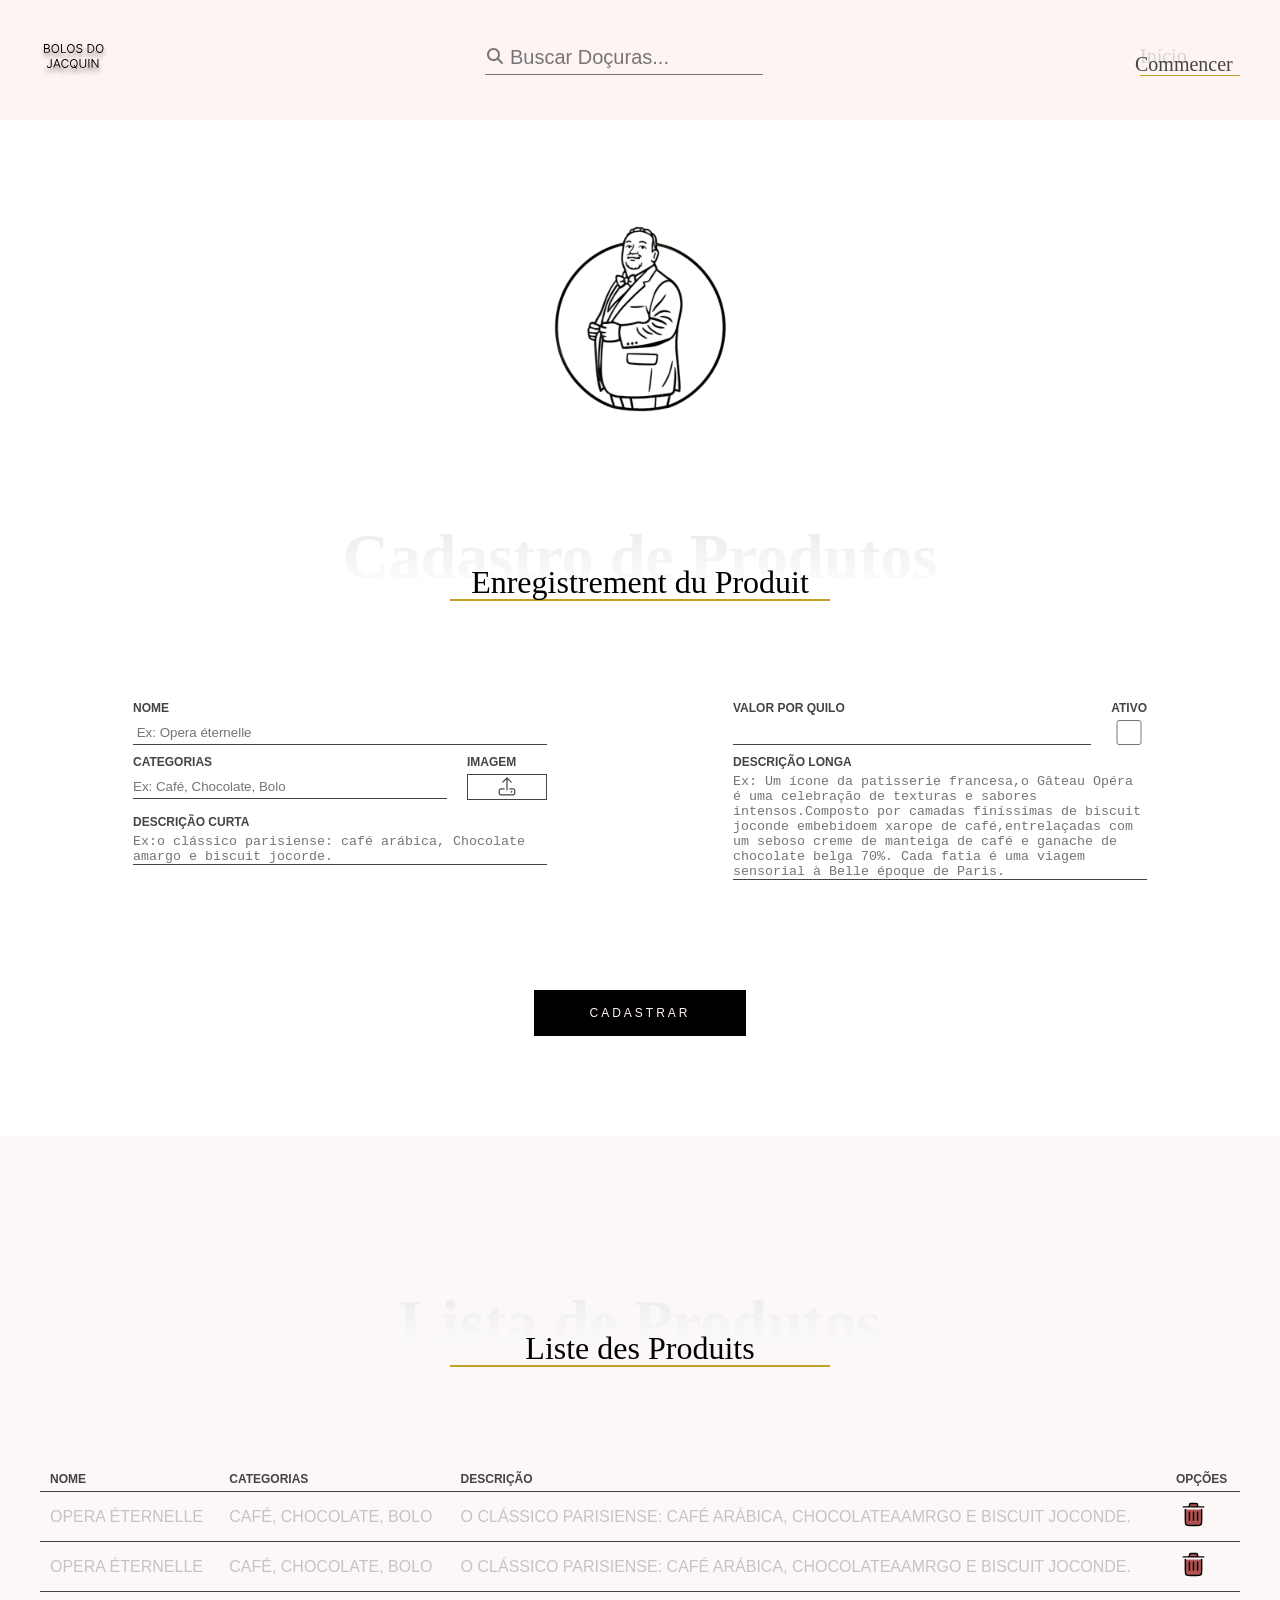
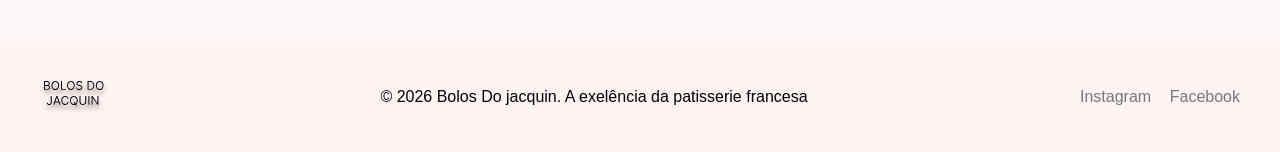
<file: home/admprodutos/index.html>
<!DOCTYPE html>
<html lang="pt-br">

<head>
    <meta charset="UTF-8">
    <meta name="viewport" content="width=device-width, initial-scale=1.0">
    <title>Bolos Do jacquin - ADM</title>
    <link rel="stylesheet" href="style.css">
    <link rel="preconnect" href="https://fonts.googleapis.com">
    <link rel="preconnect" href="https://fonts.gstatic.com" crossorigin>
    <link>
</head>

<body>

    <header>
        <div class="container header_container">
            <img src="../img/logo.svg" alt="">

            <div class="box_busca">
                <svg xmlns="http://www.w3.org/2000/svg"
                    viewBox="0 0 640 640"><!--!Font Awesome Free 7.3.1 by @fontawesome - https://fontawesome.com License - https://fontawesome.com/license/free Copyright 2026 Fonticons, Inc.-->
                    <path
                        d="M480 272C480 317.9 465.1 360.3 440 394.7L566.6 521.4C579.1 533.9 579.1 554.2 566.6 566.7C554.1 579.2 533.8 579.2 521.3 566.7L394.7 440C360.3 465.1 317.9 480 272 480C157.1 480 64 386.9 64 272C64 157.1 157.1 64 272 64C386.9 64 480 157.1 480 272zM272 416C351.5 416 416 351.5 416 272C416 192.5 351.5 128 272 128C192.5 128 128 192.5 128 272C128 351.5 192.5 416 272 416z" />
                </svg>
                <input type="text" placeholder="Buscar Doçuras...">
            </div>
            <div>
                <a class="link_inicio" href="">
                    Início
                    <span>Commencer</span>
                    <hr>
                </a>

                <button>
                    <svg xmlns="http://www.w3.org/2000/svg"
                        viewBox="0 0 640 640"><!--! Font Awesome Pro 7.3.1 by @fontawesome - https://fontawesome.com License - https://fontawesome.com/license (Commercial License) Copyright 2026 Fonticons, Inc. -->
                        <path fill="currentColor"
                            d="M360 128L116.3 320L544 320C544 192 432 128 360 128zM64 336C64 326.2 68.5 316.9 76.2 310.9L340.2 102.9C345.8 98.5 352.8 96 360 96C404.3 96 457.6 115.2 499.9 151.8C543.1 189.2 576 245.7 576 320L576 480C576 515.3 547.3 544 512 544L128 544C92.7 544 64 515.3 64 480L64 336zM96 416L544 416L544 352L96 352L96 416zM96 448L96 480C96 497.7 110.3 512 128 512L512 512C529.7 512 544 497.7 544 480L544 448L96 448z" />
                    </svg>
                </button>
            </div>
        </div>
    </header>
    <main>
        <h1>Pagina administrativa - bolos do jacquin</h1>
        <section class="cad_produtos">
            <div class="container cad_container">
                <img class="icon_jacquin" src="../img/Logo Bolos do Jacquin.png">
                <div class="box_h2">
                    <h2>Cadastro de Produtos</h2>
                    <span>Enregistrement du Produit</span>
                    <hr>
                </div>
                <form action="">

                    <div>
                        <form action=""></form>
                        <div class="inputs_form">

                            <div class="form_coluna1">
                                <div class="linha_form if_coluna">
                                    <label for="">nome</label>
                                    <input placeholder=" Ex: Opera éternelle" type="text" name="" id="">
                                </div>

                                <div class="linha_form if_linha">

                                    <div class="input_cat if_coluna">
                                        <label for="">categorias</label>
                                        <input type="text" placeholder="Ex: Café, Chocolate, Bolo">
                                    </div>
                                    <div class="input_img if_coluna">
                                        <span>imagem</span>
                                        <label for="img">
                                            <svg xmlns="http://www.w3.org/2000/svg"
                                                viewBox="0 0 640 640"><!--! Font Awesome Pro 7.3.1 by @fontawesome - https://fontawesome.com License - https://fontawesome.com/license (Commercial License) Copyright 2026 Fonticons, Inc. -->
                                                <path fill="currentColor"
                                                    d="M336 118.6L336 400C336 408.8 328.8 416 320 416C311.2 416 304 408.8 304 400L304 118.6L219.3 203.3C213.1 209.5 202.9 209.5 196.7 203.3C190.5 197.1 190.5 186.9 196.7 180.7L308.7 68.7C314.9 62.5 325.1 62.5 331.3 68.7L443.3 180.7C449.5 186.9 449.5 197.1 443.3 203.3C437.1 209.5 426.9 209.5 420.7 203.3L336 118.6zM256 384L160 384C142.3 384 128 398.3 128 416L128 480C128 497.7 142.3 512 160 512L480 512C497.7 512 512 497.7 512 480L512 416C512 398.3 497.7 384 480 384L384 384L384 352L480 352C515.3 352 544 380.7 544 416L544 480C544 515.3 515.3 544 480 544L160 544C124.7 544 96 515.3 96 480L96 416C96 380.7 124.7 352 160 352L256 352L256 384zM416 448C416 434.7 426.7 424 440 424C453.3 424 464 434.7 464 448C464 461.3 453.3 472 440 472C426.7 472 416 461.3 416 448z" />
                                            </svg>
                                        </label>
                                        <input type="file" name="" id="img">
                                    </div>
                                </div>

                                <div class="linha_form  if_coluna">
                                    <label for="">descrição curta</label>
                                    <textarea
                                        placeholder="Ex:o clássico parisiense: café arábica, Chocolate amargo e biscuit jocorde."
                                        id="" rows="2"></textarea>
                                </div>

                            </div>

                            <div class="form_coluna2">
                                <div class="linha_form if_linha">
                                    <div class="input_valor if_coluna">
                                        <label for="">Valor por Quilo</label>
                                        <input type="text" name="" id="">
                                    </div>
                                    <div class="input_ativo if_coluna">
                                        <label for="">ativo</label>
                                        <input type="checkbox" name="" id="">
                                    </div>
                                </div>
                                <div class="linha_form if_coluna">
                                    <label for="">
                                        descrição longa </label>
                                    <textarea name="" id="" rows="7"
                                        placeholder="Ex: Um ícone da patisserie francesa,o Gâteau Opéra é uma celebração de texturas e sabores intensos.Composto por camadas finíssimas de biscuit joconde embebidoem xarope de café,entrelaçadas com um seboso creme de manteiga de café e ganache de chocolate belga 70%. Cada fatia é uma viagem sensorial à Belle époque de Paris."></textarea>
                                </div>
                            </div>
                        </div>
                        <input type="button" value="cadastrar">
                </form>
        </section>

        <section class="list_produtos">
            <div class="container list_container">

                <div class="box_h2">
                    <h2>Lista de Produtos</h2>
                    <span>Liste des Produits</span>
                    <hr>
                </div>
                <table>
                    <thead>
                        <tr>
                            <th>nome</th>
                            <th>categorias</th>
                            <th>descrição</th>
                            <th>opções</th>
                        </tr>
                    </thead>
                    <tbody>
                        
                        <tr>
                            <td data-cell="nome">Opera éternelle</td>
                            <td data-cell="categorias">Café, chocolate, Bolo</td>
                            <td data-cell="descrição">O clássico parisiense: Café arábica, chocolateaamrgo e biscuit joconde.</td>
                            <td data-cell="opções">
                                <svg viewBox="0 0 24 24"
                                    xmlns="http://www.w3.org/2000/svg">
                                    <path
                                        d="M5 6.77273H9.2M19 6.77273H14.8M9.2 6.77273V5.5C9.2 4.94772 9.64772 4.5 10.2 4.5H13.8C14.3523 4.5 14.8 4.94772 14.8 5.5V6.77273M9.2 6.77273H14.8M6.4 8.59091V15.8636C6.4 17.5778 6.4 18.4349 6.94673 18.9675C7.49347 19.5 8.37342 19.5 10.1333 19.5H13.8667C15.6266 19.5 16.5065 19.5 17.0533 18.9675C17.6 18.4349 17.6 17.5778 17.6 15.8636V8.59091M9.2 10.4091V15.8636M12 10.4091V15.8636M14.8 10.4091V15.8636"
                                        stroke-linecap="round" stroke-linejoin="round" />
                                </svg>
                            </td>
                        </tr>
                        <tr>
                            <td data-cell="nome">Opera éternelle</td>
                            <td data-cell="categorias">Café, chocolate, Bolo</td>
                            <td data-cell="descrição">O clássico parisiense: Café arábica, chocolateaamrgo e biscuit joconde.</td>
                            <td data-cell="opções">
                                <svg viewBox="0 0 24 24"
                                    xmlns="http://www.w3.org/2000/svg">
                                    <path
                                        d="M5 6.77273H9.2M19 6.77273H14.8M9.2 6.77273V5.5C9.2 4.94772 9.64772 4.5 10.2 4.5H13.8C14.3523 4.5 14.8 4.94772 14.8 5.5V6.77273M9.2 6.77273H14.8M6.4 8.59091V15.8636C6.4 17.5778 6.4 18.4349 6.94673 18.9675C7.49347 19.5 8.37342 19.5 10.1333 19.5H13.8667C15.6266 19.5 16.5065 19.5 17.0533 18.9675C17.6 18.4349 17.6 17.5778 17.6 15.8636V8.59091M9.2 10.4091V15.8636M12 10.4091V15.8636M14.8 10.4091V15.8636"
                                        stroke-linecap="round" stroke-linejoin="round" />
                                </svg>
                            </td>
                        </tr>
                      
                       
                    </tbody>
                </table>
            </div>





        </section>
    </main>


   <footer>
        <div class="container footer_container">
            <img src="../img/logo.svg" alt="logo Bolos do jacquin">
            <span>© 2026 Bolos Do jacquin. A exelência da patisserie francesa</span>
            <nav class="nav_footer">
                <a href="">Instagram</a>
                <a href="">Facebook</a>
            </nav>
        </div>                                                                                                                              
    </footer>
</body>

</html>
</file>
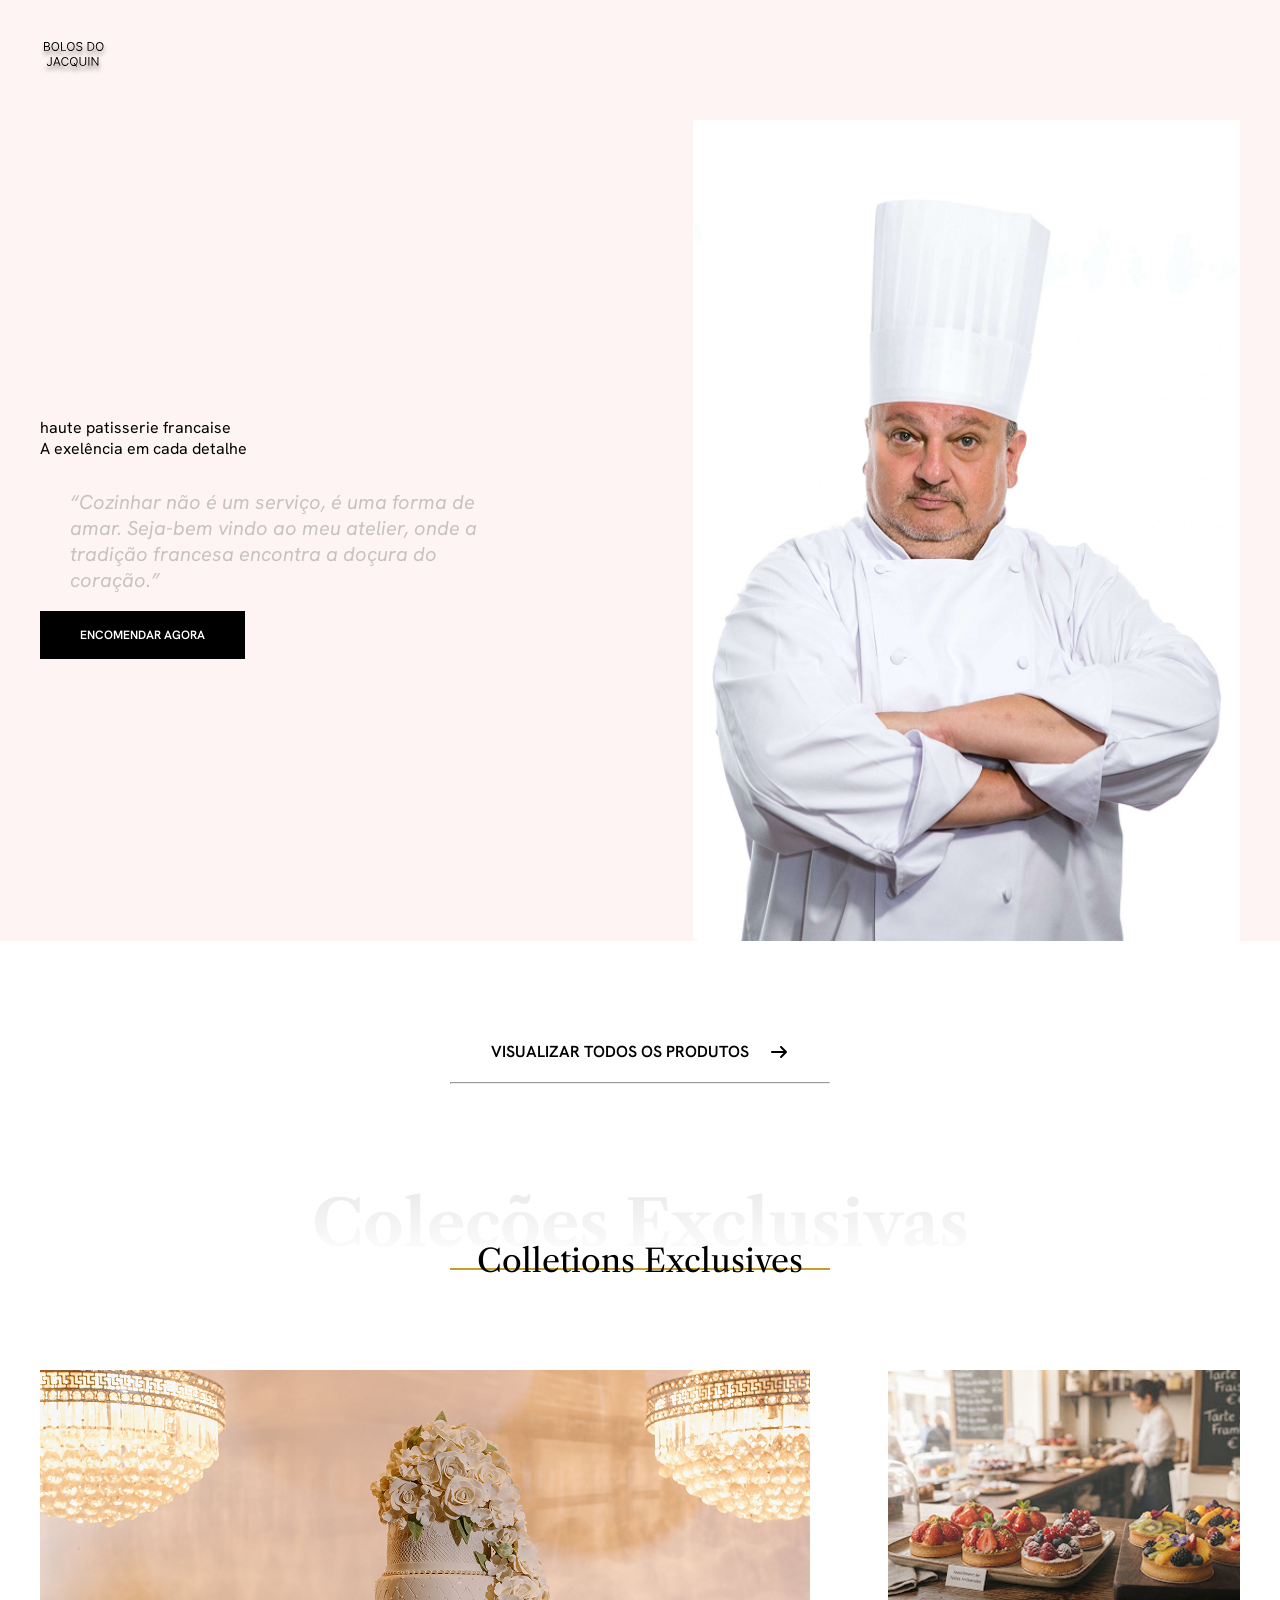
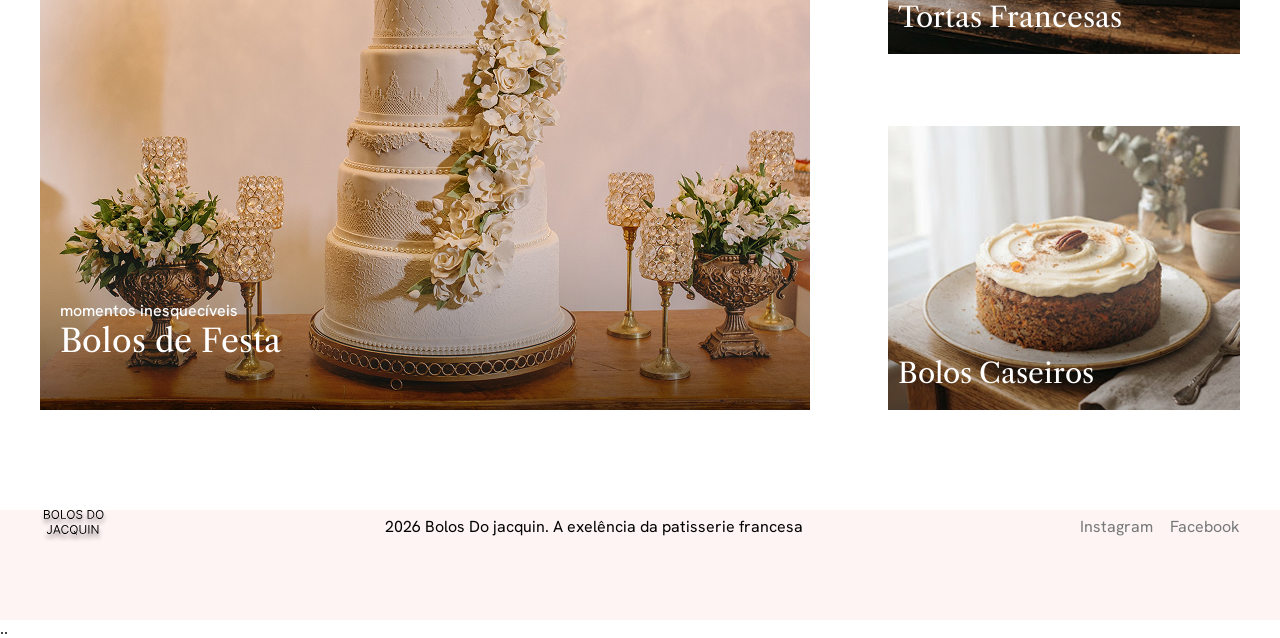
<file: home/home/index.html>
<!DOCTYPE html>
<html lang="pt-br">

<head>
    <meta charset="UTF-8">
    <meta name="viewport" content="width=device-width, initial-scale=1.0">
    <title>Home - Bolos do jacquin</title>
    <link rel="stylesheet" href="style.css">
    <link rel="preconnect" href="https://fonts.googleapis.com">
    <link rel="preconnect" href="https://fonts.gstatic.com" crossorigin>
    <link
        href="https://fonts.googleapis.com/css2?family=Hanken+Grotesk:ital,wght@0,100..900;1,100..900&family=Libre+Caslon+Text:ital,wght@0,400;0,700;1,400&display=swap"
        rel="stylesheet">
</head>

<body>
    <header class="home_cabecalho">
        <div class="home_container">
            <img src="../img/logo.svg" alt="logo bolos do jacquin">
        </div>
    </header>
    <main>
        <h1>página inicial bolos do jacquin</h1>
        <section class="home_banner">
            <div class="home_container banner_container">
                <div class="box_texto_banner">

                    <span class="linha 1">haute patisserie francaise</span><br>
                    <span class="linha 2">A exelência em cada detalhe</span>

                    <p class="linha3">“Cozinhar não é um serviço, é uma forma de amar.
                        Seja-bem vindo ao meu atelier, onde a tradição
                        francesa encontra a doçura do coração.”</p><br>
                    <a class="linha4" href="">encomendar agora</a>
                </div>
                <img src="../img/foto do jacquin pra banner.pg.png" alt="foto
                 do jacquin vestindo sua dólmã">
            </div>
        </section>
        <section class="home_container home_produtos">
            <div class="link_produtos">
                <div>

                    <a href="link">visualizar todos os produtos</a>
                    <svg xmlns="http://www.w3.org/2000/svg"
                        viewBox="0 0 640 640"><!--!Font Awesome Free 7.3.1 by @fontawesome - https://fontawesome.com License - https://fontawesome.com/license/free Copyright 2026 Fonticons, Inc.-->
                        <path
                            d="M566.6 342.6C579.1 330.1 579.1 309.8 566.6 297.3L406.6 137.3C394.1 124.8 373.8 124.8 361.3 137.3C348.8 149.8 348.8 170.1 361.3 182.6L466.7 288L96 288C78.3 288 64 302.3 64 320C64 337.7 78.3 352 96 352L466.7 352L361.3 457.4C348.8 469.9 348.8 490.2 361.3 502.7C373.8 515.2 394.1 515.2 406.6 502.7L566.6 342.7z" />
                    </svg>
                </div>
                <hr>
            </div>
            <div class="home_subtitulo">
                <h2>Coleções Exclusivas</h2>
                <span>Colletions Exclusives</span>
                <hr>
            </div>

            <div class="container_categorias">

                <a href="">
                    <div class="img_categoria1">
                        <span>momentos inesquecíveis</span>
                        <h3>Bolos de Festa</h3>
                    </div>
                </a>
                <div class="col_categorias1">
                    <a href="">
                        <div class="img_categoria2">
                            <h3>Tortas Francesas</h3>
                        </div>
                    </a>
                    <a href="">
                        <div class="img_categoria3">
                            <h3>Bolos Caseiros</h3>
                        </div>
                    </a>
                </div>
            </div>
        </section>
    </main>
    <footer>
        <div class="home_container footer_container">
            <img src="../img/logo.svg" alt="logo Bolos do jacquin">
            <span>2026 Bolos Do jacquin. A exelência da patisserie francesa</span>
            <nav class="nav_footer">
                <a href="">Instagram</a>
                <a href="">Facebook</a>
            </nav>
        </div>                                                                                                                              
    </footer>
</body>

</html>..
</file>
<file: home/admprodutos/style.css>
* {
    margin: 0;
    padding: 0;
    box-sizing: border-box;
}

:root {
    --corPrincipal: #fff4f4;
    --fontHanken: "Hanken Grotesk", sans-serif;
    --corDourado: #c5a028;
    --corSecundaria: #fdf8f8;
}

.container {
    width: 95%;
    max-width: 1200px;
    margin: 0 auto;
    /* background-color: aqua; */
}

h1 {
    position: absolute;
    width: 1px;
    height: 1px;
    margin: 1px;
    overflow: hidden;
}

header {
    background-color: var(--corPrincipal);
}

.header_container {
    display: flex;
    justify-content: space-between;
    align-items: center;
    height: 120px;
}

.box_busca {
    position: relative;
}

.box_busca svg {
    width: 20px;
    position: absolute;
    fill: #747878;

}

.box_busca input {
    padding-left: 25px;
    padding-bottom: 5px;
    background-color: transparent;
    border: none;
    border-bottom: solid 1px #747878;
    font-size: 20px;

}

.box_busca input:focus {
    outline: none;
}


.link_inicio {
    color: #CCCC;
    text-decoration: none;
    font-size: 20px;
    position: relative;
    text-align: center;
}

.link_inicio span {
    color: #444444;
    position: absolute;
    left: -5px;
    top: 8px;
}

.link_inicio hr {
    margin-top: 7px;
    width: 100px;
    background-color: var(--corDourado);
    border: none;
    height: 1px;

}

/* ------- BOTAO DO MENU  ------------ */
.header_container button {
    background-color: transparent;
    border: none;
    display: none;
}

.header_container button svg {
    width: 50px;
}


/* ------- SECAO CADASTRO DE PRODUTOS  ------------ */
.cad_container {
    display: flex;
    flex-direction: column;
    align-items: center;
    padding: 100px 0;

}

.icon_jacquin {
    width: 200px;
}

.box_h2 {
    font-family: "Libre Caslon Text", serif;
    /* background-color: darkgreen; */
    display: flex;
    flex-direction: column;
    align-items: center;
    position: relative;
    margin-top: 100px;
    margin-bottom: 100px;
}

.box_h2 h2 {
    font-weight: 700;
    font-size: 64px;
    background-image: linear-gradient(0deg, #FFFFFF, #E9E9E9);

    background-clip: text;
    -webkit-background-clip: text;
    color: transparent;
    -webkit-text-fill-color: transparent;
}

.box_h2 span {
    font-size: 32px;
    position: absolute;
    bottom: -10px;
    margin-bottom: 10px;

}

.box_h2 hr {
    max-width: 380px;
    width: 100%;
    background-color: #c5a028;
    margin-top: 5px;
    border: none;
    height: 2px;


}

/* ------- Formulario  ------------ */
form {
    /* background-color: aquamarine; */
    width: 100%;

}

.inputs_form {
    display: flex;
    justify-content: space-around;
    width: 100%;
    max-width: 1200px;
}

.if_coluna {
    display: flex;
    flex-direction: column;
}

.if_linha {
    display: flex;
}

.input_img svg {
    width: 24px;
}

.form_coluna1,
.form_coluna2 {
    max-width: 414PX;
    width: 45%;
}

.input_img span,
form label {
    font-family: var(--fontHanken);
    text-transform: uppercase;
    color: #444444;
    font-size: 12px;
    font-weight: 700;
    margin-bottom: 5px;
}

.inputs_form input[type=text],
.inputs_form textarea {
    background-color: transparent;
    border: none;
    border-bottom: solid 1px #444444;
    resize: none;
}

.inputs_form input[type=text]:focus,
.inputs_form textarea:focus {
    outline: none;
}

.linha_form {
    margin-bottom: 10px;
}

.inputs_form input[ type=file] {
    display: none;

}

.input_img label {
    /* background-color: blueviolet; */
    display: flex;
    align-items: center;
    justify-content: center;
    width: 80px;
    border: solid 1px #444444;
}

.input_img label:hover {
    cursor: pointer;
}

form input[type=checkbox],
form input[type=text] {
    height: 25px;
}

.input_cat {
    width: 79%;
    margin-right: 20px;
}

.input_cat input {
    max-width: 314px;
}


.input_valor {
    width: 97%;
}


.input_valor input {
    margin-right: 20px;
    max-width: 360px;
}

form input[type=button] {
    margin: 100px auto 0%;
    display: block;

    font-family: var(--fontHanken);
    font-weight: 500px;
    font-size: 12px;
    text-transform: uppercase;
    color: #fff4f4;
    text-decoration: none;
    text-decoration: none;
    background-color: #000;
    padding: 16px 55px;
    border: none;
    letter-spacing: 3px;
    font-weight: 500px;
    cursor: pointer;
}



/* --------lista de produtos--------------- */
.list_produtos{
    background-color: var(--corSecundaria);
    padding-top: 50px;
padding-bottom: 50px;

}


table{
    /* background-color: aquamarine; */
    width: 100%;
    font-family: var(--fontHanken);
    text-transform: uppercase;
    border-collapse: collapse;

}

thead{
    font-size: 12px;
    font-weight: 600;
    color: #444444;
    text-align: left;
}

tbody{
    color: #aaaa;

}


table svg{
    width: 35px;
    /* fill: ;mudar cor da imagem */
    fill: #b05252;
    stroke: #000;
}

 th, td{
    border-bottom: solid 1px #444444;
    padding: 5px 10px;
    padding: 5px 10px;

}




footer {
    background-color: #fff4f4;
    height: 110px;
    display: flex;
    align-items: center;

}

.footer_container {
    display: flex;
    justify-content: space-between;
    align-items: center;



}

.nav_footer {
    display: flex;
    justify-content: space-between;
    width: 160px;
}

.footer_container span,
.nav_footer a {
    font-family: "Hanken Grotesk", sans-serif;
    display: flex;
    justify-content: center;
}

.nav_footer a {
    text-decoration: none;
    color: #747878;

}
















/* ------- Medias  ------------ */
@media screen and (max-width: 768px) {
    .header_container button {
        display: block;



    }

    .link_inicio,
    .box_busca {
        display: none;
    }

    .box_h2 h2 {
        font-size: 32px;

    }

    .box_h2 span {
        font-size: 20px;
        bottom: -7px;
    }

    .box_h2 hr {
        margin-top: 10px;
        width: 70%;
    }

    
    /* ---------- Formulario ---------*/
    .inputs_form {
        flex-direction: column;
        align-items: center;
    }
    
    .form_coluna1,
    .form_coluna2{
        max-width: 500px;
        width: 80%;
    }

    /* --------- Tabela-------- */

    thead{
        display: none;
    }

    tbody tr{
        display: flex;
        flex-direction: column;
        border: solid 1px #444444;
        border-radius: 10px;
        background-color: #FFFFFF;
        box-shadow: #000 5px 5px 5px;
        max-width: 500px;
        margin: 0 auto 50px;

    }


    tbody td{
        border: none;
    }

tbody td::before{
    content: attr(data-cell) ": ";
    font-size: 12px;
    color: #444444;
}


.footer_container{
    flex-direction: column;
}

.footer_container span{
    margin: 20px;
}

.footer_container{
    font-size: 14px;

}
 


}
</file>
<file: home/home/style.css>
* {
    margin: 0;
    padding: 0;
    box-sizing: border-box;
}

h1 {
    position: absolute;
    width: 1px;
    height: 1px;
    margin: 1px;
    overflow: hidden;
}



/* ---------- cabecalho ------ */
.home_cabecalho {
    background-color: #fff4f4;
    height: 120px;
    display: flex;
    justify-content: center;
    align-items: center;
}

.home_container {
    /* background-color: aqua;  */
    max-width: 1200px;
    /* largura maxima 1200px*/
    width: 95%;
    /* largura 95% */
    margin: 0 auto;
}




/* ----------- BANNER ------- */
.home_banner {
    background-color: #fff4f4;
    font-family: "Hanken Grotesk", sans-serif;
}

.box_texto_banner {
    /* background-color: chartreuse; */
    font-family: "Hanken Grotesk", sans-serif;
    width: 520px;

}

.banner_container {
    display: flex;
    align-items: center;
    justify-content: space-between;
}

.banner_container img {
    width: 547px;
}

.linha1 {
    color: #c5a028;
    font-size: 16px;
    font-weight: 500;
    text-transform: uppercase;
    margin-bottom: 20px;
    display: inline-block;

}


.linha2 {
    font-family: "Libre Caslon Text", serif;
    font-size: 48px;
    margin: 20px;
    display: inline-block;


}


.linha3 {
    font-size: 20px;
    font-style: italic;
    color: #aaaa;
    margin: 30px;
    display: inline-block;
}

.linha4 {
    font-weight: 600;
    font-size: 12px;
    text-transform: uppercase;
    color: #ffffff;
    text-decoration: none;
    background-color: #000;
    padding: 16px 40px
}




/*---------- produtos ---------- */

.home_produtos {
    padding: 100px 0;
}

.link_produtos a {
    font-family: "Hanken Grotesk", sans-serif;
    font-weight: 600;
    font-size: 16px;
    text-transform: uppercase;

    text-decoration: none;
    color: #000000;
}

.link_produtos svg {
    width: 20px;
}

.link_produtos div {
    display: flex;
    align-items: center;
    justify-content: center;
    gap: 20px;
    margin-bottom: 20px;

}

.link_produtos hr {
    max-width: 380px;
    width: 100%;
    margin: 0 auto;
}

.home_subtitulo {
    font-family: "Libre Caslon Text", serif;
    /* background-color: darkgreen; */
    display: flex;
    flex-direction: column;
    align-items: center;
    position: relative;
    margin-top: 100px;
    margin-bottom: 100px;
}

.home_subtitulo h2 {
    font-weight: 700;
    font-size: 64px;
    background-image: linear-gradient(0deg, #FFFFFF, #E9E9E9);

    background-clip: text;
    -webkit-background-clip: text;
    color: transparent;
    -webkit-text-fill-color: transparent;
}

.home_subtitulo span {
    font-size: 32px;
    position: absolute;
    bottom: -10px;

}

.home_subtitulo hr {
    max-width: 380px;
    width: 100%;
    background-color: #c5a028;
    margin-top: 5px;
    border: none;
    height: 2px;


}

.img_categoria1 {
    background-image: url(../img/pexels-jonathanborba-26774588\ 1.png);
    /* width: 70%; */
    width: 770px;
    height: 640px;
    flex-direction: column;
    display: flex;
    justify-content: flex-end;
    padding: 50px 20px;
}

.container_categorias {
    display: flex;
    justify-content: space-between;
    width: 100%;

}

.col_categorias1 {
    display: flex;
    flex-direction: column;
    justify-content: space-between;
}

.img_categoria1 span {
    font-family: "Hanken Grotesk", sans-serif;
    font-weight: 500;
}

.img_categoria1 h3 {
    font-size: 32px;
}

.home_produtos h3 {
    font-family: "Libre Caslon Text", serif;
    font-weight: 400;

}

.img_categoria2 {
    background-image: url(../img/Image\ \(1\).png);
}

.img_categoria3 {
    background-image: url(../img/Image\ \(2\).png);
}

.img_categoria2,
.img_categoria3 {
    /* width: 25%; */
    width: 352px;
    display: flex;
    height: 284px;
    align-items: flex-end;
    padding: 20px 10px;
    font-size: 24px;
}

.container_categorias a {
    color: #ffffff;
    text-decoration: none;
}

/*---------- Footer ---------- */
footer {
    background-color: #fff4f4;
    height: 110px;

}

.footer_container {
    display: flex;
    justify-content: space-between;
    align-items: center;



}

.nav_footer {
    display: flex;
    justify-content: space-between;
    width: 160px;
}

.footer_container span,
.nav_footer a {
    font-family: "Hanken Grotesk", sans-serif;
    display: flex;
    justify-content: center;
}

.nav_footer a {
    text-decoration: none;
    color: #747878;

}
</file>
